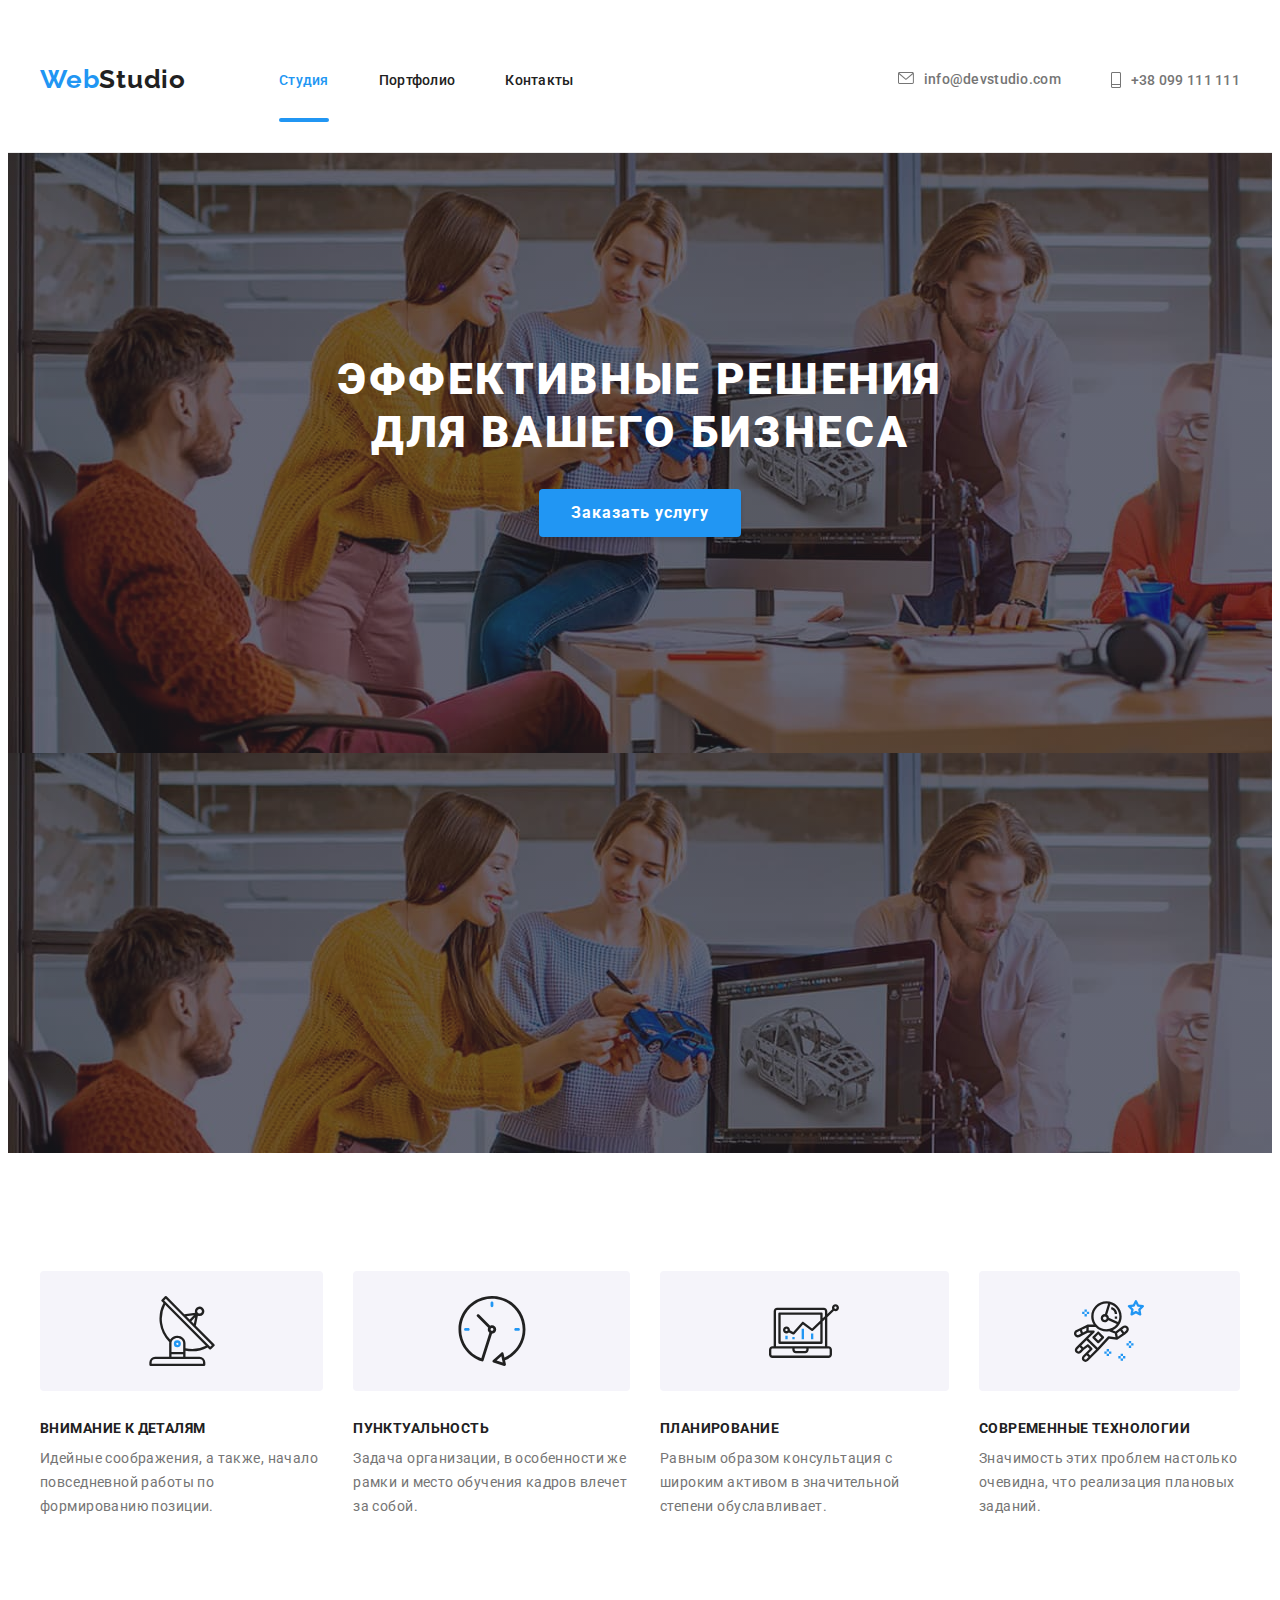
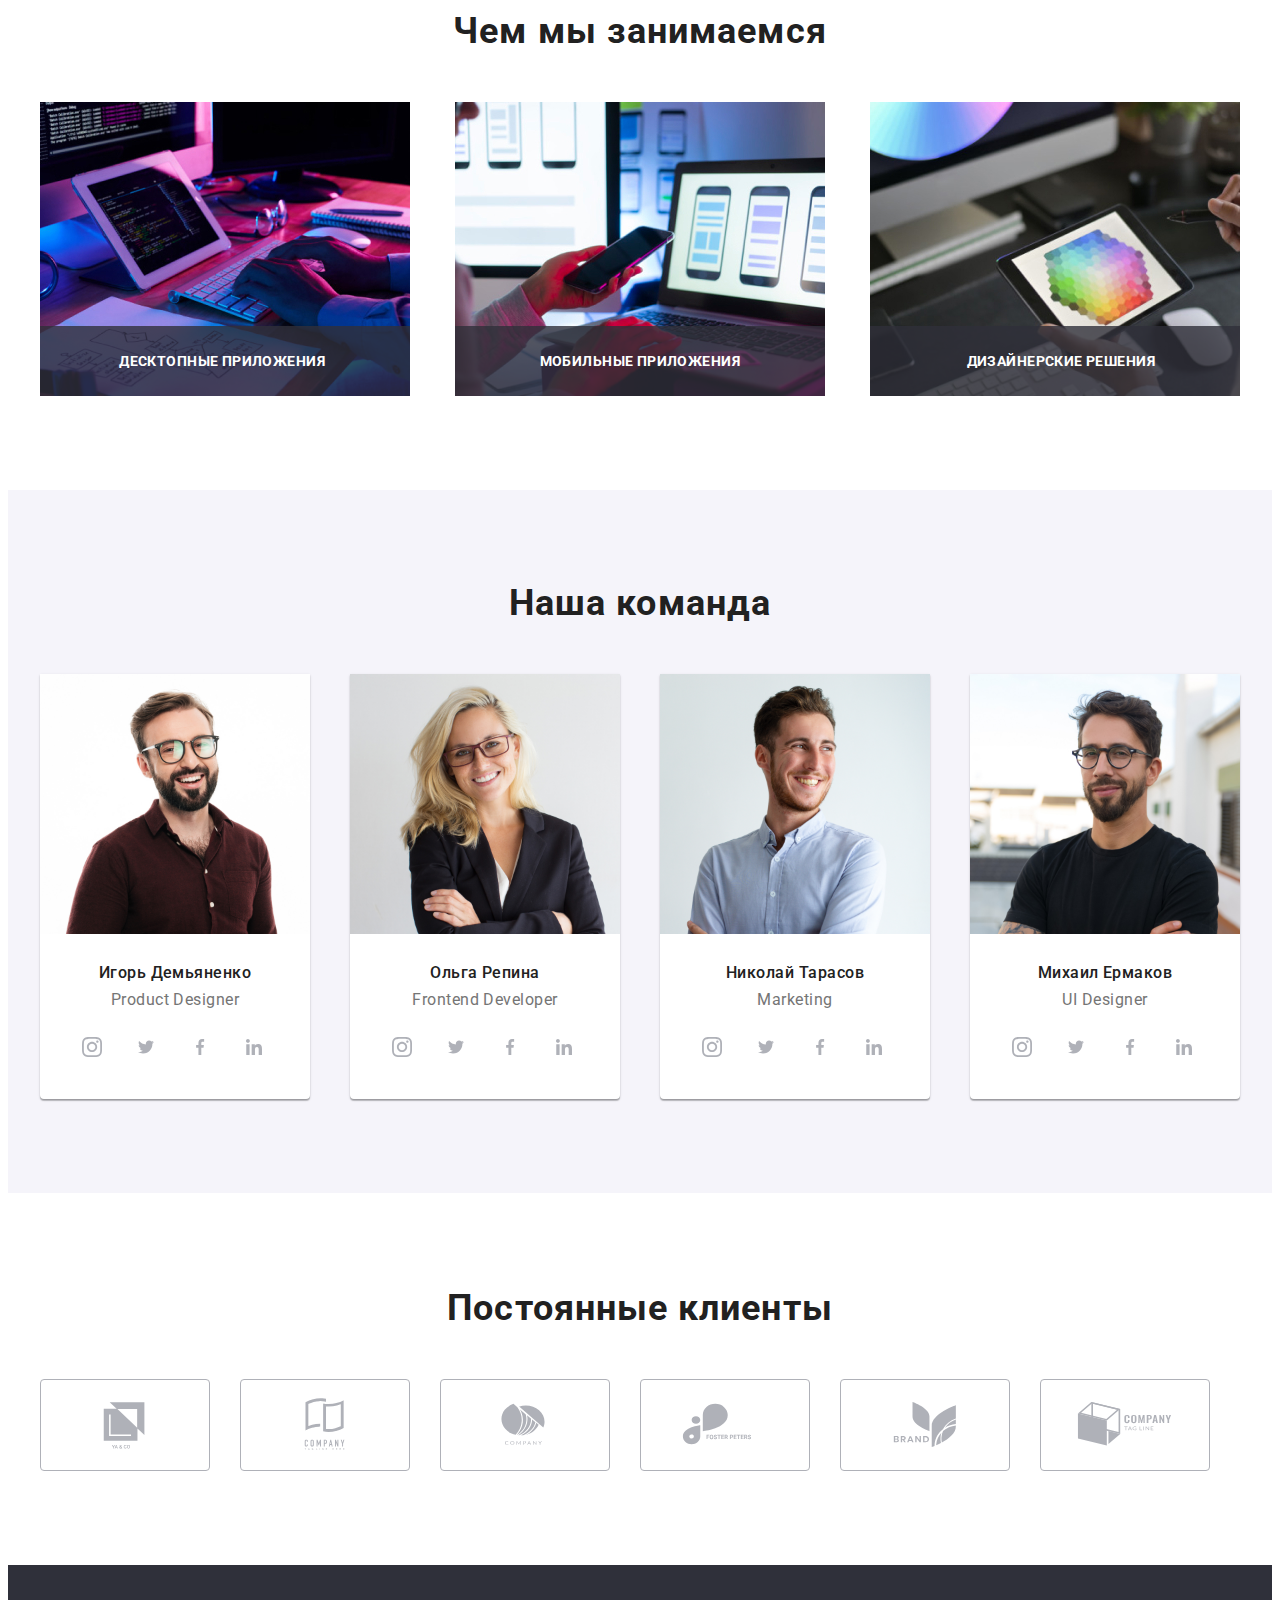
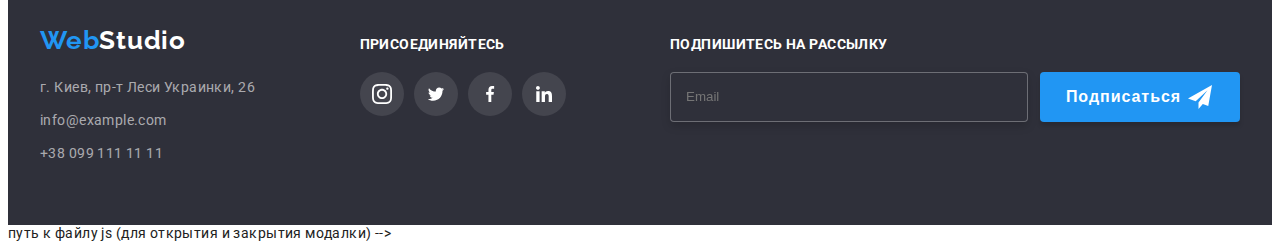
<file: index.html>
<!DOCTYPE html>
<html lang="ru">

<head>

    <meta charset="UTF-8">
    <meta http-equiv="X-UA-Compatible" content="IE=edge">
    <meta name="viewport" content="width=device-width, initial-scale=1.0">
    <title>Document</title>

    <link rel=“preconnect” href=“https://fonts.gstatic.com”> <link rel="preconnect" href="https://fonts.googleapis.com">
    <link rel="preconnect" href="https://fonts.gstatic.com" crossorigin>
    <link rel="preconnect" href="https://fonts.googleapis.com">
    <link rel="preconnect" href="https://fonts.gstatic.com" crossorigin>


    <link rel="preconnect" href="https://fonts.googleapis.com">
    <link rel="preconnect" href="https://fonts.gstatic.com" crossorigin>
    <link
        href="https://fonts.googleapis.com/css2?family=Raleway:wght@700&family=Roboto:wght@400;500;700;900&display=swap"
        rel="stylesheet">


    <link rel="stylesheet" href="https://cdnjs.cloudflare.com/ajax/libs/modern-normalize/1.1.0/modern-normalize.min.css"
        integrity="sha512-wpPYUAdjBVSE4KJnH1VR1HeZfpl1ub8YT/NKx4PuQ5NmX2tKuGu6U/JRp5y+Y8XG2tV+wKQpNHVUX03MfMFn9Q=="
        crossorigin="anonymous" referrerpolicy="no-referrer" />



    <link rel="stylesheet" href="./css/main.css" />




</head>

<body>
    <!--Шапка прошиля-->


    <header class="sectin-start">

        <div class=" sectin-start__header-container container ">
            <!--это все навигация ведет к другим страницам или к формам регистрации (кнопки в nav не попадают) -->
            <nav class="sectin-start__nav nav">

                <a class="nav__logo logo logo-offset reset-decoration " href="http://127.0.0.1:1236/index.html">Web<span
                        class="nav__logo-color ">Studio</span></a>


                <ul class="sectin-start__list reset-point">
                    <li class="sectin-start__list-andr"><a
                            class="sectin-start__list-link sectin-start__list-link--active  reset-decoration "
                            href="./index.html">Студия</a>
                    </li>

                    <li class="sectin-start__list-andr "><a class="sectin-start__list-link  reset-decoration"
                            href="./portfolio.html">Портфолио</a>
                    </li>

                    <li class="sectin-start__list-andr "><a class="sectin-start__list-link reset-decoration"
                            href="#">Контакты</a>
                    </li>
                </ul>
            </nav>

            <div class="mail-tel">

                <ul class="mail-tel__list reset-point point-position">

                    <li class="navigation mail-tel__list-andr">
                        <a href="mailto:info@example." class="reset-decoration mail">
                            <svg class="pozition-logo" width="16" height="12">
                                <use href="./images/icons.svg#icon-convert"></use>
                            </svg>
                            info@devstudio.com</a>
                    </li>

                    <li class="navigation mail-tel__list-andr">
                        <a href=":+380991111111" class="reset-decoration tel  ">

                            <svg class="pozition-logo" width="10" height="16">
                                <use href="./images/icons.svg#icon-telefon"></use>
                            </svg>
                            +38 099 111 111 </a>
                    </li>

                </ul>

            </div>
        </div>



    </header>




    <!--Секцеонный елемент в котором главний заголовок и ссилка ( или кнопка) -->

    <!-- секция Герой -->

    <section class="first-section">
        <h1 class="first-section__text-title">Эффективные решения для вашего бизнеса</h1>

        <div class="button-position">
            <button class="button-position__button" type="button" data-modal-open>Заказать услугу</button>
        </div>



        <div class="is-hidden backdrop" data-modal>

            <div class="modal">


                <button class="modal-logo" data-modal-close> <svg class="logo-krest" width="17px" height="17px">
                        <use href="./images/icons.svg#icon-Vector"></use>
                    </svg> </button>



                <form class="form-position">

                    <p class="form-text-header">Оставьте свои данные, мы вам перезвоним</p>

                    <diV class="form-field">

                        <div class="input-wrap">
                            <label class="form-text" for="name">Имя</label>
                            <input class="form-input" type="text" name="name" id="name" required>
                            <svg class="logo-register" width="18" height="18">
                                <use href="./images/icons.svg#icon-person-black"></use>
                            </svg>

                        </div>
                    </diV>


                    <div class="form-field">


                        <div class="input-wrap">
                            <label class="form-text" for="tel">Телефон</label>
                            <input class="form-input" type="tel" name="tel" id="tel" required>
                            <svg class="logo-register" width="18" height="18">
                                <use href="./images/icons.svg#icon-phone-black"></use>
                            </svg>

                        </div>
                    </div>



                    <div class="form-field">


                        <div class="input-wrap">
                            <label class="form-text" for="mail">Почта</label>
                            <input class="form-input" type="email" name="mail" id="mail" required>
                            <svg class="logo-register" width="18" height="18">
                                <use href="./images/icons.svg#icon-email-black"></use>
                            </svg>

                        </div>
                    </div>



                    <div class="form-field">
                        <label class="form-label" for="coment">Комментарий</label>
                        <textarea class="form-input-text" name="coment" id="coment" placeholder="Введите текст"
                            rows="4"></textarea>
                    </div>


                    <div class="form-field">
                        <input type="checkbox" name="policy" id="policy" class="modal-check visually-hidden" />
                        <Label for="policy" class="check-text"><span class="check-item">

                                <svg class="check-icon" width="11" height="8">
                                    <use href="./images/icons.svg#icon-icon-check"></use>
                                </svg>

                            </span>
                            Соглашаюсь с рассылкой и
                            принимаю

                            <span class="text-info">Условия договора</span>

                        </Label>
                    </div>


                    <div class="button-indent">
                        <button class="button-form button-form-child " type="submit">Отправить</button>
                    </div>

                </form>


            </div>
        </div>
    </section>




    <!--секция качества над которыми работает сайт  -->
    <section class="section">
        <div class="container">
            <h2 class="hide-text">Чем мы занимаемся</h2>
            <ul class=" reset-point first-section-list">
                <li class="first-section-item">
                    <div class="complex-logo-first">
                        <svg class="logo-first-section" width="70px" height="70px">
                            <use href="./images/icons.svg#icon-antenna"></use>
                        </svg>

                    </div>
                    <h3 class="first-text">Внимание к деталям</h3>
                    <p class="second-text">Идейные соображения, а также, начало повседневной работы по формированию
                        позиции.</p>
                </li>

                <li class="first-section-item">
                    <div class="complex-logo-first">
                        <svg class="logo-first-section" width="70px" height="70px">
                            <use href="./images/icons.svg#icon-clock"></use>
                        </svg>
                    </div>
                    <h3 class="first-text">Пунктуальность</h3>
                    <p class="second-text">Задача организации, в особенности же рамки и место обучения кадров влечет за
                        собой.</p>
                </li>

                <li class="first-section-item">
                    <div class="complex-logo-first">
                        <svg class="logo-first-section" width="70px" height="70px">
                            <use href="./images/icons.svg#icon-diagram"></use>
                        </svg>
                    </div>
                    <h3 class="first-text">Планирование</h3>
                    <p class="second-text">Равным образом консультация с широким активом в значительной степени
                        обуславливает.</p>
                </li>

                <li class="first-section-item">
                    <div class="complex-logo-first">
                        <svg class="logo-first-section" width="70px" height="70px">
                            <use href="./images/icons.svg#icon-astronaut"></use>
                        </svg>
                    </div>
                    <h3 class="first-text">Современные технологии</h3>
                    <p class="second-text">Значимость этих проблем настолько очевидна, что реализация плановых заданий.
                    </p>
                </li>

            </ul>
        </div>

    </section>

    <!--фотоотчет-->
    <section class="section section--offset-reset">

        <div class="container">

            <h2 class="section-title">Чем мы занимаемся</h2>

            <ul class="reset-point activity ">

                <!--Ставим текст по верх картинки -->
                <li class="first-title-foto">
                    <div class="img-position">
                        <img class="foto" src="./images/img-pc.jpg" width="370" alt="человек печатает на клавеатуре">

                        <div class="text-animation">
                            <p class="text-position">Десктопные приложения</p>
                        </div>
                    </div>
                </li>


                <li class="first-title-foto">
                    <div class="img-position">
                        <img class="foto" src="./images/img-notebook.jpg" width="370" alt="в руках техника Apple">

                        <div class="text-animation">
                            <p class="text-position">Мобильные приложения</p>
                        </div>
                    </div>
                </li>


                <li class="first-title-foto">
                    <div class="img-position">
                        <img class="foto" src="./images/img-tablet.jpg" width="370"
                            alt="в руках планшет с диаграмой цветов">

                        <div class="text-animation">
                            <p class="text-position">Дизайнерские решения</p>
                        </div>
                    </div>
                </li>


            </ul>
        </div>
    </section>




    <!--Фото команды-->
    <section class="section for-section">

        <div class="container">

            <h2 class="section-title five-list ">Наша команда</h2>
            <ul class="reset-point activity ">
                <li class="team-item">
                    <img class="img-five-list" src="./images/img(3).jpg" width="270" alt="парень на фото" />
                    <div class="list-wrap">
                        <h3 class="developer-name">Игорь Демьяненко</h3>
                        <p class="work" lang="en">Product Designer</p>

                        <ul class="social-list reset-point ">
                            <li class="social-list-item">
                                <a href="#" class="social-list-link">
                                    <svg class="social-list-icon" width="20" height="20">
                                        <use href="./images/icons.svg#icon-instagram "></use>
                                    </svg>
                                </a>
                            </li>
                            <li class="social-list-item">
                                <a href="#" class="social-list-link">
                                    <svg class="social-list-icon" width="20" height="16">
                                        <use href="./images/icons.svg#icon-twitter "></use>
                                    </svg>
                                </a>
                            </li>
                            <li class="social-list-item">
                                <a href="#" class="social-list-link">
                                    <svg class="social-list-icon" width="20" height="16">
                                        <use href="./images/icons.svg#icon-facebook "></use>
                                    </svg>
                                </a>
                            </li>
                            <li class="social-list-item">
                                <a href="#" class="social-list-link">
                                    <svg class="social-list-icon" width="20" height="16">
                                        <use href="./images/icons.svg#icon-linkedin"></use>
                                    </svg>
                                </a>
                            </li>
                        </ul>
                    </div>
                </li>

                <li class="team-item">
                    <img class="img-five-list" src="./images/img(2).jpg" width="270" alt="девушка на фото " />
                    <div class="list-wrap">
                        <h3 class="developer-name">Ольга Репина</h3>
                        <p class="work" lang="en">Frontend Developer</p>
                        <ul class="social-list reset-point ">
                            <li class="social-list-item">
                                <a href="#" class="social-list-link">
                                    <svg class="social-list-icon" width="20" height="20">
                                        <use href="./images/icons.svg#icon-instagram "></use>
                                    </svg>
                                </a>
                            </li>
                            <li class="social-list-item">
                                <a href="#" class="social-list-link">
                                    <svg class="social-list-icon" width="20" height="16">
                                        <use href="./images/icons.svg#icon-twitter "></use>
                                    </svg>
                                </a>
                            </li>
                            <li class="social-list-item">
                                <a href="#" class="social-list-link">
                                    <svg class="social-list-icon" width="20" height="16">
                                        <use href="./images/icons.svg#icon-facebook "></use>
                                    </svg>
                                </a>
                            </li>
                            <li class="social-list-item">
                                <a href="#" class="social-list-link">
                                    <svg class="social-list-icon" width="20" height="16">
                                        <use href="./images/icons.svg#icon-linkedin"></use>
                                    </svg>
                                </a>
                            </li>
                        </ul>

                    </div>
                </li>



                <li class="team-item">
                    <img class="img-five-list" src="./images/img(2.1).jpg" width="270" alt="парень на фото" />
                    <div class="list-wrap">
                        <h3 class="developer-name">Николай Тарасов</h3>
                        <p class="work" lang="en">Marketing</p>
                        <ul class="social-list reset-point ">
                            <li class="social-list-item">
                                <a href="#" class="social-list-link">
                                    <svg class="social-list-icon" width="20" height="20">
                                        <use href="./images/icons.svg#icon-instagram "></use>
                                    </svg>
                                </a>
                            </li>
                            <li class="social-list-item">
                                <a href="#" class="social-list-link">
                                    <svg class="social-list-icon" width="20" height="16">
                                        <use href="./images/icons.svg#icon-twitter "></use>
                                    </svg>
                                </a>
                            </li>
                            <li class="social-list-item">
                                <a href="#" class="social-list-link">
                                    <svg class="social-list-icon" width="20" height="16">
                                        <use href="./images/icons.svg#icon-facebook "></use>
                                    </svg>
                                </a>
                            </li>
                            <li class="social-list-item">
                                <a href="#" class="social-list-link">
                                    <svg class="social-list-icon" width="20" height="16">
                                        <use href="./images/icons.svg#icon-linkedin"></use>
                                    </svg>
                                </a>
                            </li>
                        </ul>
                    </div>
                </li>

                <li class="team-item">
                    <img class="img-five-list" src="./images/img(1).jpg" width="270" alt="парень на фото" />
                    <div class="list-wrap">
                        <h3 class="developer-name">Михаил Ермаков</h3>
                        <p class="work" lang="en">UI Designer</p>
                        <ul class="social-list reset-point ">
                            <li class="social-list-item">
                                <a href="#" class="social-list-link">
                                    <svg class="social-list-icon" width="20" height="20">
                                        <use href="./images/icons.svg#icon-instagram "></use>
                                    </svg>
                                </a>
                            </li>
                            <li class="social-list-item">
                                <a href="#" class="social-list-link">
                                    <svg class="social-list-icon" width="20" height="16">
                                        <use href="./images/icons.svg#icon-twitter "></use>
                                    </svg>
                                </a>
                            </li>
                            <li class="social-list-item">
                                <a href="#" class="social-list-link">
                                    <svg class="social-list-icon" width="20" height="16">
                                        <use href="./images/icons.svg#icon-facebook "></use>
                                    </svg>
                                </a>
                            </li>
                            <li class="social-list-item">
                                <a href="#" class="social-list-link">
                                    <svg class="social-list-icon" width="20" height="16">
                                        <use href="./images/icons.svg#icon-linkedin"></use>
                                    </svg>
                                </a>
                            </li>
                        </ul>
                    </div>
                </li>
            </ul>
        </div>
    </section>




    <!--секция с постоянными клиентами-->
    <section class="klaints section">
        <div class="container">
            <h3 class="title-klaints ">Постоянные клиенты</h3>
            <ul class="list-klaints reset-point ">
                <li class="lists-klaints">
                    <a href="#" class="klaints-logo">
                        <svg class="imeges-claints-logo" width="170px" height="92px">
                            <use href="./images/icons.svg#icon-Logo--ya-co"></use>
                        </svg>
                    </a>
                </li>

                <li class="lists-klaints">
                    <a href="#" class="klaints-logo">
                        <svg class="imeges-claints-logo" width="170px" height="92px">
                            <use href="./images/icons.svg#icon-Logo-tagline-here "></use>
                        </svg>
                    </a>
                </li>

                <li class="lists-klaints">
                    <a href="#" class="klaints-logo">
                        <svg class="imeges-claints-logo" width="170px" height="92px">
                            <use href="./images/icons.svg#icon-Logo-compani"></use>
                        </svg>
                    </a>
                </li>

                <li class="lists-klaints">
                    <a href="#" class="klaints-logo">
                        <svg class="imeges-claints-logo" width="170px" height="92px">
                            <use href="./images/icons.svg#icon-Logo-foster-perets"></use>
                        </svg>
                    </a>
                </li>

                <li class="lists-klaints">
                    <a href="#" class="klaints-logo">
                        <svg class="imeges-claints-logo" width="170px" height="92px">
                            <use href="./images/icons.svg#icon-Logo-brand"></use>
                        </svg>
                    </a>
                </li>

                <li class="lists-klaints">
                    <a href="#" class="klaints-logo">
                        <svg class="imeges-claints-logo" width="170px" height="92px">
                            <use href="./images/icons.svg#icon-Logo-tag-here"></use>
                        </svg>
                    </a>
                </li>


            </ul>


        </div>
    </section>




    <!--Подвал-->
    <footer class="footer">
        <!--Ссылка навигация -->
        <div class="container footer__block-too">

            <div class="footer-box">
                <a class="footer__footer-logo   logo reset-decoration" href="http://127.0.0.1:5500/">Web<span
                        class="footer__logo-color-second">Studio</span></a>
                <address>

                    <ul class="footer__footer-list footer-wrap ">
                        <li class="footer-wrap__footer-item"><a class="footer-link reset-decoration "
                                href="https://www.google.com.ua/maps/place/%D0%B1%D1%83%D0%BB.+%D0%9B%D0%B5%D1%81%D0%B8+%D0%A3%D0%BA%D1%80%D0%B0%D0%B8%D0%BD%D0%BA%D0%B8,+26,+%D0%9A%D0%B8%D0%B5%D0%B2,+02000/@50.4265841,30.5361971,17z/data=!3m1!4b1!4m5!3m4!1s0x40d4cf0e033ecbe9:0x57a4dffefec77da0!8m2!3d50.4265807!4d30.5383858?hl=ru">г.
                                Киев, пр-т Леси Украинки, 26</a>

                        <li class="footer-wrap__footer-item"><a class=" footer-link  reset-decoration "
                                href="mailto:info@example.com">info@example.com</a></li>

                        <li class="footer-wrap__footer-item"><a class=" footer-link  reset-decoration"
                                href="tel:+380991111111">+38
                                099
                                111 11 11</a></li>
                    </ul>

                </address>

            </div>




            <div class="footer-box-last">
                <h4 class="footer-box-last__paragraph-footer">присоединяйтесь</h4>

                <ul class="title-network reset-point ">

                    <li class="title-network__list-network">
                        <a href="#" class="title-network__link-footer">
                            <svg class="title-network__title-network-icon" width="20px" height="20px">
                                <use href="./images/icons.svg#icon-instagram "></use>

                            </svg>
                        </a>
                    </li>

                    <li class="title-network__list-network">
                        <a href="#" class="title-network__link-footer">
                            <svg class="title-network__title-network-icon" width="20px" height="16.25px">
                                <use href="./images/icons.svg#icon-twitter"></use>

                            </svg>
                        </a>
                    </li>

                    <li class="title-network__list-network">
                        <a href="#" class="title-network__link-footer">
                            <svg class="title-network__title-network-icon" width="20px" height="16px">
                                <use href="./images/icons.svg#icon-facebook "></use>

                            </svg>
                        </a>
                    </li>

                    <li class="title-network__list-network">
                        <a href="#" class="title-network__link-footer">
                            <svg class="title-network__title-network-icon" width="20px" height="16px">
                                <use href="./images/icons.svg#icon-linkedin"></use>

                            </svg>
                        </a>
                    </li>
                </ul>

            </div>



            <div class="footer-box-third">

                <!-- форм нужно указывать обязательно что-бы данные пользователя были отправлены на сервер -->

                <form class="js-speactr-form">
                    <label for="email" class="paragraph-footer-too">Подпишитесь на рассылку</label>


                    <div class="footer-box-third__footer-too-posotoion">

                        <input class="footer-box-third__entry-field footer-box-third--entry-field-child " type="email"
                            name="username" id="email" placeholder="Email" />

                        <button class="footer-box-third__button-submit footer-box-third--sudscride-button"
                            type="submit">Подписаться <svg class="footer-box-third__telegram" width="24px"
                                height="24px">
                                <use href="./images/icons.svg#icon-icon-telegram"></use>
                            </svg>
                        </button>
                    </div>



                </form>

            </div>

        </div>

    </footer>



    путь к файлу js (для открытия и закрытия модалки)
    <script src="./js/modal.js"></script>





    <!-- скрипт для моментальной отправки данных о пользователе на сервер -->
    <script>
        (() => {
            document
                .querySelector('.js-speactr-form')
                .addEventListener('submit', e => {
                    e.preventDefault();
                    new FormData(e.currentTarget).forEach((value, name) => console.log(`${name}: ${value}`), );
                });

        })();
    </script> -->

</body>

</html>
</file>
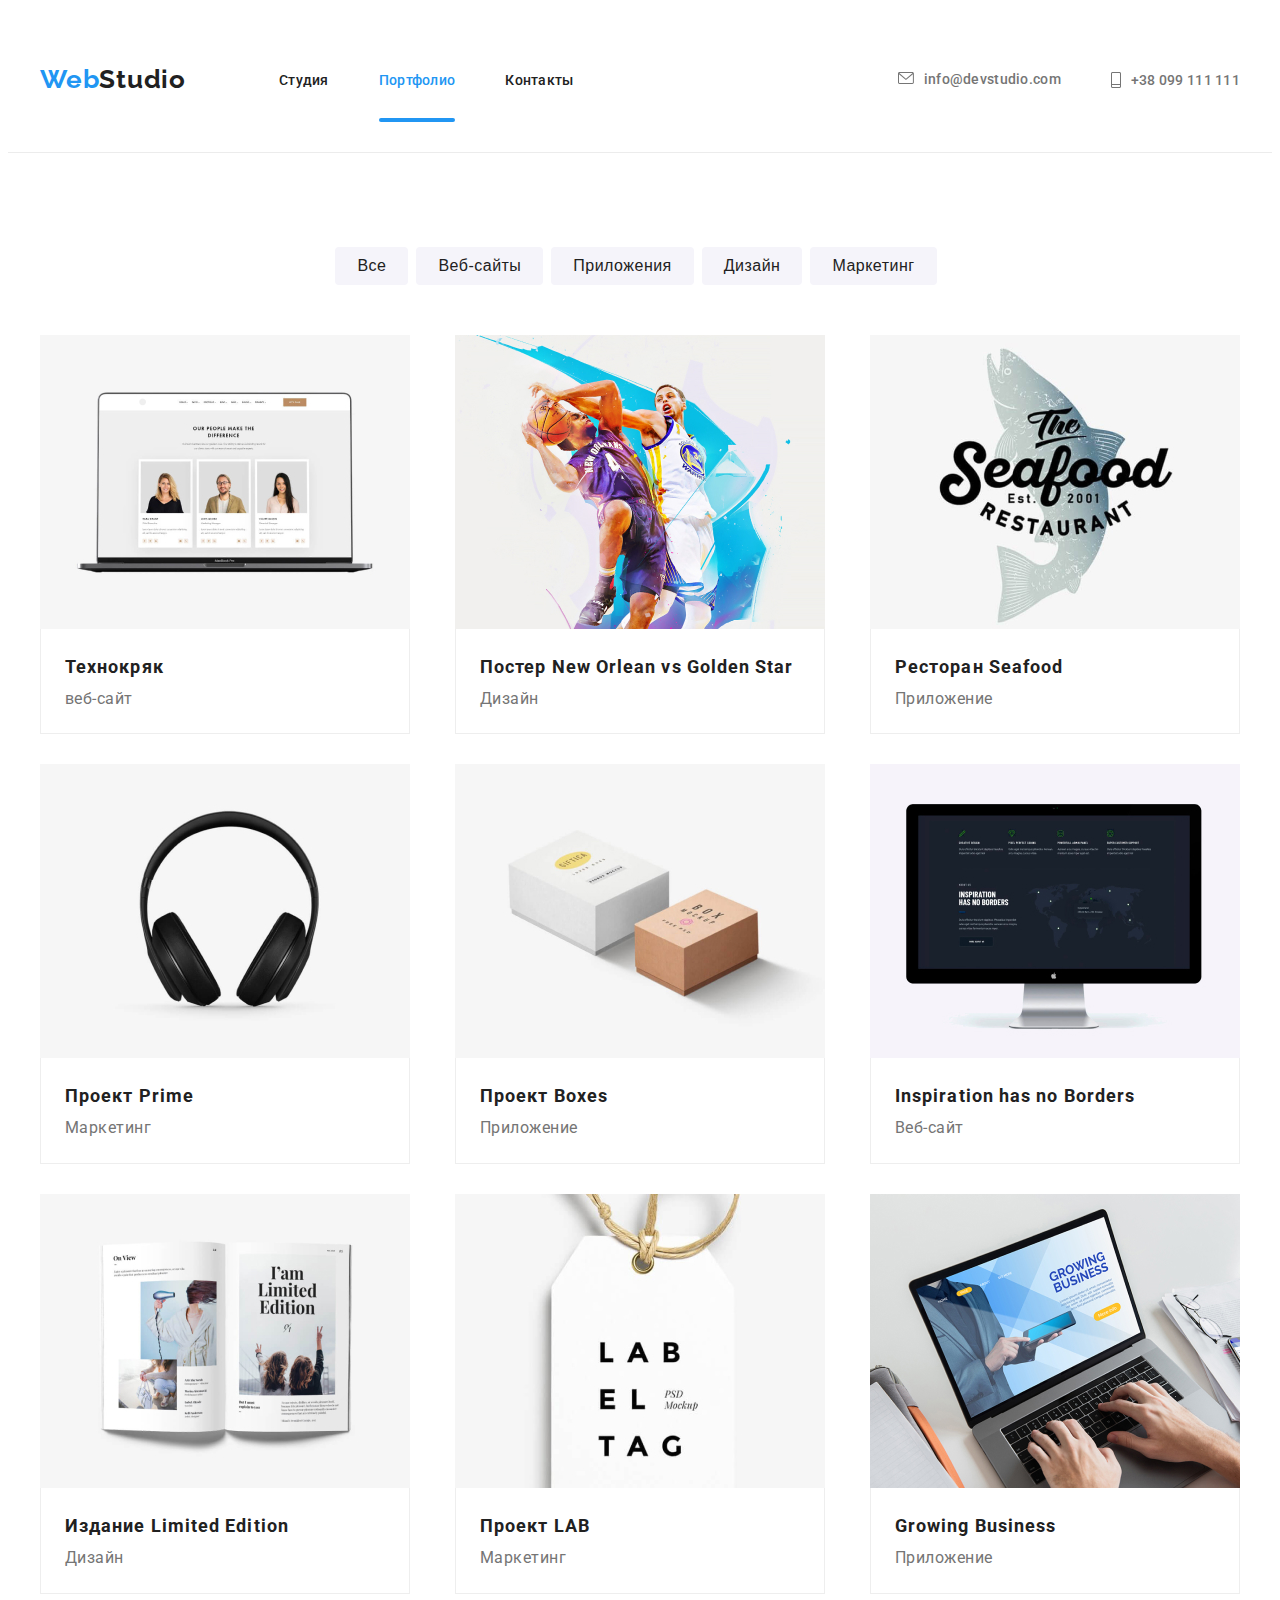
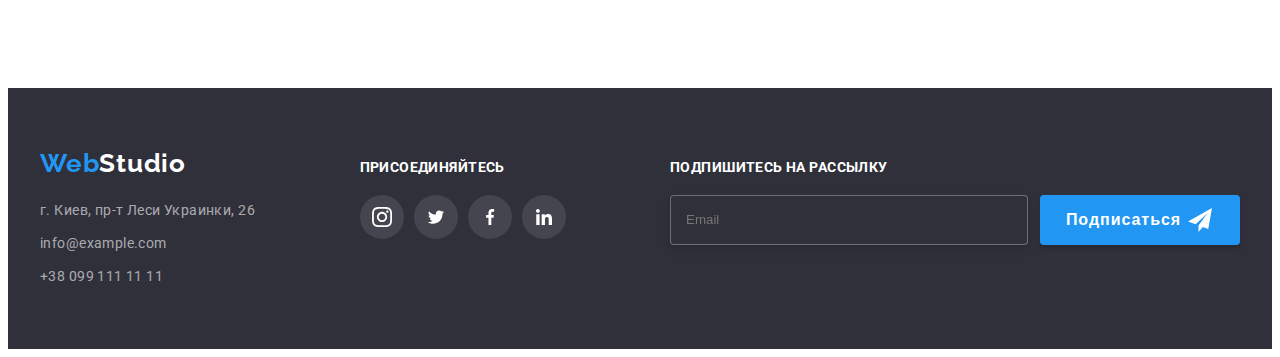
<file: portfolio.html>
<!DOCTYPE html>
<html lang="ru">

<head>

  <meta charset="UTF-8">
  <meta http-equiv="X-UA-Compatible" content="IE=edge">
  <meta name="viewport" content="width=device-width, initial-scale=1.0">
  <title>portfolio</title>

  <link rel="preconnect" href="https://fonts.googleapis.com">
  <link rel="preconnect" href="https://fonts.gstatic.com" crossorigin>
  <link href="https://fonts.googleapis.com/css2?family=Raleway:wght@700&family=Roboto:wght@400;500;700;900&display=swap"
    rel="stylesheet">


  <link rel="stylesheet" href="https://cdnjs.cloudflare.com/ajax/libs/modern-normalize/1.1.0/modern-normalize.min.css"
    integrity="sha512-wpPYUAdjBVSE4KJnH1VR1HeZfpl1ub8YT/NKx4PuQ5NmX2tKuGu6U/JRp5y+Y8XG2tV+wKQpNHVUX03MfMFn9Q=="
    crossorigin="anonymous" referrerpolicy="no-referrer" />



  <link rel="stylesheet" href="./css/main.min.css">

</head>



<!--тело документа-->

<body>

  <!--Шапка пр-->
  <header class="sectin-start">

    <div class=" sectin-start__header-container container ">
      <!--это все навигация ведет к другим страницам или к формам регистрации (кнопки в nav не попадают) -->
      <nav class="sectin-start__nav nav">

        <a class="nav__logo logo logo-offset reset-decoration " href="http://127.0.0.1:1236/index.html">Web<span
            class="nav__logo-color ">Studio</span></a>


        <ul class="sectin-start__list reset-point">
          <li class="sectin-start__list-andr"><a class="sectin-start__list-link  reset-decoration "
              href="./index.html">Студия</a>
          </li>

          <li class="sectin-start__list-andr "><a
              class="sectin-start__list-link sectin-start__list-link--active  reset-decoration"
              href="./portfolio.html">Портфолио</a>
          </li>

          <li class="sectin-start__list-andr "><a class="sectin-start__list-link reset-decoration" href="#">Контакты</a>
          </li>
        </ul>
      </nav>


      <div class="mail-tel">

        <ul class="mail-tel__list reset-point point-position">

          <li class="navigation mail-tel__list-andr">
            <a href="mailto:info@example." class="reset-decoration mail">
              <svg class="pozition-logo" width="16" height="12">
                <use href="./images/icons.svg#icon-convert"></use>
              </svg>
              info@devstudio.com</a>
          </li>

          <li class="navigation mail-tel__list-andr">
            <a href=":+380991111111" class="reset-decoration tel  ">

              <svg class="pozition-logo" width="10" height="16">
                <use href="./images/icons.svg#icon-telefon"></use>
              </svg>
              +38 099 111 111 </a>
          </li>

        </ul>

      </div>


    </div>

  </header>



  <!-- список кнопок  (однотипный контент ) -->
  <main>
    <section class="section-buttons-mor">
      <div class="container">
        <ul class="section-buttons-mor__section-list-buttons reset-point">
          <li class="section-buttons-mor__lisr-buttons">
            <button class="section-buttons-mor__btn" type="button">Все</button>
          </li>
          <li class="section-buttons-mor__lisr-buttons">
            <button class="section-buttons-mor__btn" type="button">Веб-сайты</button>
          </li>

          <li class="section-buttons-mor__lisr-buttons">
            <button class="section-buttons-mor__btn" type="button">Приложения</button>
          </li>

          <li class="section-buttons-mor__lisr-buttons">
            <button class="section-buttons-mor__btn" type="button">Дизайн</button>
          </li>

          <li class="section-buttons-mor__lisr-buttons">
            <button class="section-buttons-mor__btn" type="button">Маркетинг</button>
          </li>
        </ul>




        <!--секция карточки товара -->

        <ul class="establishment-cards reset-point ">

          <li class="container-cards">
            <a class="container-cards__link-cards link-cards">
              <div class="container-cards__submenu submenu">
                <img class="container-cards__card" src="./images/portfolio/img.jpg" width="370"
                  alt=" три человека на картине , с описанием их рода деятелности ">
                <p class="container-cards--text-cubmenu text-cubmenu ">Технокряк это современная площадка
                  распространения
                  коронавируса. Компании
                  используют эту
                  платформу для
                  цифрового шпионажа и атак на защищённые сервера конкурентов.</p>
              </div>
              <div class="container-cards__establishment-cards-wrap">
                <h2 class="name-progect">Технокряк</h2>
                <p class="container-cards__specification">веб-сайт</p>
              </div>
            </a>
          </li>


          <li class="container-cards">
            <a class="container-cards__link-cards link-cards">
              <div class="container-cards__submenu submenu">
                <img class="container-cards__card" src="./images/portfolio/img(1).jpg" width="370"
                  alt="Два парня играют в баскетбол">
                <p class="container-cards--text-cubmenu text-cubmenu">Технокряк это современная площадка распространения
                  коронавируса. Компании
                  используют эту
                  платформу для
                  цифрового шпионажа и атак на защищённые сервера конкурентов.</p>
              </div>
              <div class="container-cards__establishment-cards-wrap">
                <h2 class="name-progect">Постер New Orlean vs Golden Star</h2>
                <p class="container-cards__specification">Дизайн</p>
              </div>
            </a>
          </li>


          <li class="container-cards">
            <a class="container-cards__link-cards link-cards">
              <div class="container-cards__submenu submenu">
                <img class="container-cards__card" src="./images/portfolio/img(2).jpg" width="370"
                  alt="логотип ресторана который називается seaFood">
                <p class="container-cards--text-cubmenu text-cubmenu">Технокряк это современная площадка распространения
                  коронавируса. Компании
                  используют эту
                  платформу для
                  цифрового шпионажа и атак на защищённые сервера конкурентов.</p>
              </div>
              <div class="container-cards__establishment-cards-wrap">
                <h2 class="name-progect">Ресторан Seafood</h2>
                <p class="container-cards__specification">Приложение</p>
              </div>
            </a>
          </li>


          <li class="container-cards">
            <a class="container-cards__link-cards link-cards">
              <div class="container-cards__submenu submenu">
                <img class="container-cards__card" src="./images/portfolio/img(3).jpg" width="370" alt="Наушники">
                <p class="container-cards--text-cubmenu text-cubmenu">Технокряк это современная площадка распространения
                  коронавируса. Компании
                  используют эту
                  платформу для
                  цифрового шпионажа и атак на защищённые сервера конкурентов.</p>
              </div>
              <div class="container-cards__establishment-cards-wrap">
                <h2 class="name-progect">Проект Prime</h2>
                <p class="container-cards__specification">Маркетинг</p>
              </div>
            </a>
          </li>


          <li class="container-cards">
            <a class="container-cards__link-cards  link-cards">
              <div class="container-cards__submenu submenu">
                <img class="container-cards__card" src="./images/portfolio/img(4).jpg" width="370"
                  alt="Две картоновых коробки">
                <p class="container-cards--text-cubmenu  text-cubmenu">Технокряк это современная площадка
                  распространения коронавируса. Компании
                  используют эту
                  платформу для
                  цифрового шпионажа и атак на защищённые сервера конкурентов.</p>
              </div>
              <div class="container-cards__establishment-cards-wrap">
                <h2 class="name-progect">Проект Boxes</h2>
                <p class="container-cards__specification">Приложение</p>
              </div>
            </a>
          </li>


          <li class="container-cards">
            <a class="container-cards__link-cards link-cards">
              <div class="container-cards__submenu submenu">
                <img class="container-cards__card" src="./images/portfolio/img(5).jpg" width="370" alt="Монитор">
                <p class="container-cards--text-cubmenu text-cubmenu">Технокряк это современная площадка распространения
                  коронавируса. Компании
                  используют эту
                  платформу для
                  цифрового шпионажа и атак на защищённые сервера конкурентов.</p>
              </div>
              <div class="container-cards__establishment-cards-wrap">
                <h2 class="name-progect">Inspiration has no Borders</h2>
                <p class="container-cards__specification">Веб-сайт</p>
              </div>
            </a>
          </li>


          <li class="container-cards">
            <a class="container-cards__link-cards link-cards">
              <div class="container-cards__submenu submenu">
                <img class="container-cards__card" src="./images/portfolio/img(6).jpg" width="370" alt="Книга">
                <p class="container-cards--text-cubmenu text-cubmenu">Технокряк это современная площадка распространения
                  коронавируса. Компании
                  используют эту
                  платформу для
                  цифрового шпионажа и атак на защищённые сервера конкурентов.</p>
              </div>
              <div class="container-cards__establishment-cards-wrap">
                <h2 class="name-progect">Издание Limited Edition</h2>
                <p class="container-cards__specification">Дизайн</p>
              </div>
            </a>
          </li>


          <li class="container-cards">
            <a class="container-cards__link-cards  link-cards">
              <div class="container-cards__submenu submenu">
                <img class="container-cards__card" src="./images/portfolio/img(7).jpg" width="370" alt="абривиатура">
                <p class="container-cards--text-cubmenu text-cubmenu">Технокряк это современная площадка распространения
                  коронавируса. Компании
                  используют эту
                  платформу для
                  цифрового шпионажа и атак на защищённые сервера конкурентов.</p>
              </div>
              <div class="container-cards__establishment-cards-wrap">
                <h2 class="name-progect">Проект LAB</h2>
                <p class="container-cards__specification">Маркетинг</p>
              </div>
            </a>
          </li>


          <li class="container-cards">
            <a class="container-cards__link-cards  link-cards">
              <div class="container-cards__submenu submenu">
                <img class="container-cards__card" src="./images/portfolio/img(8).jpg" width="370"
                  alt="Парень печатает на клавеатуре">
                <p class="container-cards--text-cubmenu text-cubmenu">Технокряк это современная площадка распространения
                  коронавируса. Компании
                  используют эту
                  платформу для
                  цифрового шпионажа и атак на защищённые сервера конкурентов.</p>
              </div>
              <div class="container-cards__establishment-cards-wrap">
                <h2 class="name-progect">Growing Business</h2>
                <p class="container-cards__specification">Приложение</p>
              </div>
            </a>
          </li>


        </ul>
      </div>
    </section>
  </main>

  <!--Подвал-->
  <footer class="footer">
    <!--Ссылка навигация -->
    <div class="container footer__block-too">

      <div class="footer-box">
        <a class="footer__footer-logo   logo reset-decoration" href="http://127.0.0.1:5500/">Web<span
            class="footer__logo-color-second">Studio</span></a>
        <address>

          <ul class="footer__footer-list footer-wrap ">
            <li class="footer-wrap__footer-item"><a class="footer-link reset-decoration "
                href="https://www.google.com.ua/maps/place/%D0%B1%D1%83%D0%BB.+%D0%9B%D0%B5%D1%81%D0%B8+%D0%A3%D0%BA%D1%80%D0%B0%D0%B8%D0%BD%D0%BA%D0%B8,+26,+%D0%9A%D0%B8%D0%B5%D0%B2,+02000/@50.4265841,30.5361971,17z/data=!3m1!4b1!4m5!3m4!1s0x40d4cf0e033ecbe9:0x57a4dffefec77da0!8m2!3d50.4265807!4d30.5383858?hl=ru">г.
                Киев, пр-т Леси Украинки, 26</a>

            <li class="footer-wrap__footer-item"><a class=" footer-link  reset-decoration "
                href="mailto:info@example.com">info@example.com</a></li>

            <li class="footer-wrap__footer-item"><a class=" footer-link  reset-decoration" href="tel:+380991111111">+38
                099
                111 11 11</a></li>
          </ul>

        </address>

      </div>




      <div class="footer-box-last">
        <h4 class="footer-box-last__paragraph-footer">присоединяйтесь</h4>

        <ul class="title-network reset-point ">

          <li class="title-network__list-network">
            <a href="#" class="title-network__link-footer">
              <svg class="title-network__title-network-icon" width="20px" height="20px">
                <use href="./images/icons.svg#icon-instagram "></use>

              </svg>
            </a>
          </li>

          <li class="title-network__list-network">
            <a href="#" class="title-network__link-footer">
              <svg class="title-network__title-network-icon" width="20px" height="16.25px">
                <use href="./images/icons.svg#icon-twitter"></use>

              </svg>
            </a>
          </li>

          <li class="title-network__list-network">
            <a href="#" class="title-network__link-footer">
              <svg class="title-network__title-network-icon" width="20px" height="16px">
                <use href="./images/icons.svg#icon-facebook "></use>

              </svg>
            </a>
          </li>

          <li class="title-network__list-network">
            <a href="#" class="title-network__link-footer">
              <svg class="title-network__title-network-icon" width="20px" height="16px">
                <use href="./images/icons.svg#icon-linkedin"></use>

              </svg>
            </a>
          </li>
        </ul>

      </div>




      <div class="footer-box-third">
        <!-- форм нужно указывать обязательно что-бы данные пользователя были отправлены на сервер -->
        <form class="js-speactr-form">

          <label for="email" class="paragraph-footer-too">Подпишитесь на рассылку</label>

          <div class="footer-box-third__footer-too-posotoion">

            <input class="footer-box-third__entry-field footer-box-third--entry-field-child " type="email"
              name="username" id="email" placeholder="Email" />

            <button class="footer-box-third__button-submit footer-box-third--sudscride-button" type="submit">Подписаться

              <svg class="footer-box-third__telegram" width="24px" height="24px">
                <use href="./images/icons.svg#icon-icon-telegram"></use>
              </svg>

            </button>

          </div>


        </form>

      </div>

    </div>





  </footer>



  <!-- путь к файлу js (для открытия и закрытия модалки) -->
  <script src="./js/modal.js"></script>



  <!-- скрипт для моментальной отправки данных о пользователе на сервер -->
  <script>
    (() => {
      document
        .querySelector('.js-speactr-form')
        .addEventListener('submit', e => {
          e.preventDefault();
          new FormData(e.currentTarget).forEach((value, name) => console.log(`${name}: ${value}`), );
        });

    })();
  </script>


</body>

</html>
</file>
<file: css/main.css>
@charset "UTF-8";
/* переменные, для цвета всего сайта */
.check-item, .title-network__link-footer {
  display: flex;
  align-items: center;
  justify-content: center;
}

.visually-hidden {
  position: absolute;
  white-space: nowrap;
  width: 1px;
  height: 1px;
  overflow: hidden;
  border: 0;
  padding: 0;
  clip: rect(0 0 0 0);
  clip-path: inset(50%);
  margin: -1px;
}

.hide-text {
  visibility: hidden;
}

/* обнуляем стили*/
h1,
h2,
h3,
h4,
h5,
h6 {
  margin: 0;
}

p {
  margin-top: 0;
  margin-bottom: 0;
}

ul {
  margin: 0;
  padding: 0;
}

button {
  cursor: pointer;
}

*,
::before ::after {
  box-sizing: border-box;
}

.reset-point {
  align-items: center;
  display: flex;
  list-style: none;
}

.reset-decoration {
  text-decoration: none;
}

.list-wrap {
  padding: 30px;
  text-align: center;
}

.work {
  line-height: 1.2;
}

address {
  font-style: normal;
}

.sectin-start {
  border-bottom: 1px solid #ECECEC;
  margin: 0px;
}

.sectin-start__header-container {
  display: flex;
  align-items: center;
  margin-left: auto;
}

.nav {
  height: 80px;
  padding: 32px 0;
  display: flex;
  align-items: center;
}

.logo {
  font-family: Raleway;
  font-weight: bold;
  font-size: 26px;
  line-height: 1.2;
  letter-spacing: 0.03em;
  color: #2196f3;
}

.logo-offset {
  margin-right: 93px;
}

.nav__logo-color {
  color: #212121;
}

.sectin-start__list-andr:not(:last-child),
.mail-tel__list-andr:not(:last-child) {
  margin-right: 50px;
}

/* навигация */
.sectin-start__list-link {
  font-style: normal;
  font-weight: 500;
  font-size: 14px;
  line-height: 1.1;
  letter-spacing: 0.02em;
  color: var(--color-main);
  position: relative;
  transition: 250ms cubic-bezier(0.4, 0, 0.2, 1);
}

.sectin-start__list-link:hover, .sectin-start__list-link:focus {
  color: #2196f3;
}

.sectin-start__list-link--active {
  color: #2196f3;
  position: relative;
}

.sectin-start__list-link--active::after {
  content: '';
  display: block;
  position: absolute;
  width: 100%;
  height: 4px;
  border-radius: 2px;
  background-color: #2196f3;
  left: 0px;
  bottom: -34px;
}

.mail-tel {
  display: flex;
  margin-left: auto;
  align-items: center;
}

.navigation {
  display: flex;
  align-items: center;
  align-items: center;
}

.mail {
  display: flex;
  font-style: normal;
  font-weight: 500;
  font-size: 14px;
  line-height: 1.1;
  letter-spacing: 0.02em;
  color: #757575;
  justify-content: center;
  transition: 250ms cubic-bezier(0.4, 0, 0.2, 1);
}

.mail:hover, .mail:focus {
  color: #2196f3;
}

/* ховер и фокус силлка и лого*/
.pozition-logo {
  margin-right: 10px;
  cursor: pointer;
  fill: currentColor;
}

.tel {
  display: flex;
  font-style: normal;
  font-weight: 500;
  font-size: 14px;
  letter-spacing: 0.02em;
  color: #757575;
  transition: 250ms cubic-bezier(0.4, 0, 0.2, 1);
  /* ховер и фокус силлка и лого end. */
}

.tel:hover, .tel:focus {
  color: #2196f3;
}

.first-section {
  max-width: 1600px;
  flex-direction: column;
  min-height: 600px;
  justify-content: center;
  align-items: center;
  padding: 200px 0;
  background: #2f303a;
  margin: 0px;
  background-image: linear-gradient(rgba(47, 48, 58, 0.4), rgba(47, 48, 58, 0.4)), url(../images/hero-bg);
  margin: 0 auto;
}

.first-section__text-title {
  max-width: 696px;
  margin: 0 auto 30px;
  font-style: normal;
  font-weight: 900;
  font-size: 44px;
  line-height: 1.2;
  text-align: center;
  letter-spacing: 0.06em;
  text-transform: uppercase;
  color: #ffffff;
}

.button-position__button {
  display: inline-block;
  background-color: #2196f3;
  box-shadow: 0px 4px 4px rgba(0, 0, 0, 0.15);
  border-radius: 4px;
  border: 0px;
  cursor: pointer;
  padding: 10px 32px;
  font-family: Roboto;
  font-style: normal;
  font-weight: bold;
  font-size: 16px;
  line-height: 1.8;
  letter-spacing: 0.06em;
  color: #ffffff;
}

.button-position {
  text-align: center;
}

.backdrop {
  position: fixed;
  top: 0px;
  left: 0px;
  width: 100%;
  height: 100%;
  background: rgba(0, 0, 0, 0.2);
  z-index: 1;
  transition: 250ms cubic-bezier(0.4, 0, 0.2, 1);
}

.backdrop.is-hidden {
  opacity: 0;
  pointer-events: none;
  transition: 250ms cubic-bezier(0.4, 0, 0.2, 1);
}

.modal {
  min-height: 581px;
  width: 528px;
  background: #ffffff;
  box-shadow: 0px 1px 3px rgba(0, 0, 0, 0.12), 0px 1px 1px rgba(0, 0, 0, 0.14), 0px 2px 1px rgba(0, 0, 0, 0.2);
  position: relative;
  padding: 40px;
  top: 50%;
  left: 50%;
  transform: translate(-50%, -50%);
  border-radius: 4px;
  transition: 250ms cubic-bezier(0.4, 0, 0.2, 1);
}

.modal-logo {
  width: 30px;
  height: 30px;
  display: flex;
  justify-content: center;
  align-items: center;
  background-color: transparent;
  border-radius: 50%;
  margin: -33px -28px 535px 450px;
  color: #188CE8;
  border: 1px solid rgba(0, 0, 0, 0.1);
  box-sizing: border-box;
  position: absolute;
}

.logo-krest:hover {
  fill: #2196f3;
  transition: 250ms #2196f3;
}

.form-text {
  font-size: 12 px;
  line-height: 14px;
  letter-spacing: 0.01em;
  color: #757575;
  width: 40px;
}

.logo-register {
  position: absolute;
  left: 15px;
  top: 55%;
  transform: translateY(-55%);
}

.input-wrap {
  position: relative;
}

.form-position {
  margin-left: 0px;
  margin-left: 0px;
}

.form-text-header {
  font-weight: bold;
  font-size: 20px;
  line-height: 23px;
  text-align: center;
  letter-spacing: 0.03em;
  color: #212121;
  margin-bottom: 12px;
}

.form-field {
  margin: 0px;
  border: none;
  font-size: 12px;
  line-height: 14px;
  letter-spacing: 0.01em;
  color: #757575;
}

.form-label {
  padding: 4px;
}

.check-text {
  font-size: 14px;
  line-height: 24px;
  letter-spacing: 0.03em;
  color: #757575;
  display: flex;
  align-items: center;
  margin-top: 25px;
}

.check-item {
  width: 16px;
  height: 15px;
  border: 2px solid #212121;
  border-radius: 2px;
  margin-right: 8px;
  /* позиционирование. svg */
}

.check-icon {
  fill: #ffffff;
}

.modal-check:checked + .check-text .check-item {
  background-color: #2196f3;
  border: none;
}

.modal-check:checked + .check-text .modal-check {
  visibility: hidden;
}

.text-info {
  text-decoration: underline;
  color: #2196f3;
}

.form-input {
  border: 1px solid rgba(33, 33, 33, 0.2);
  box-sizing: border-box;
  border-radius: 4px;
  font-size: 16px;
  height: 40px;
  width: 448px;
  cursor: pointer;
  padding-left: 40px;
  margin-bottom: 10px;
  transition: 250ms cubic-bezier(0.4, 0, 0.2, 1);
}

.form-input:focus, .form-input:hover {
  border-color: #2196f3;
  outline: none;
}

.form-input:hover + .logo-register {
  fill: #2196f3;
}

.form-input:focus + .logo-register {
  fill: #2196f3;
}

.form-input-text {
  padding: 12px 16px;
  border: 1px solid rgba(33, 33, 33, 0.2);
  box-sizing: border-box;
  border-radius: 4px;
  font-size: 16px;
  resize: none;
  cursor: pointer;
  width: 448px;
  height: 120px;
  outline: none;
  transition: 250ms cubic-bezier(0.4, 0, 0.2, 1);
}

.form-input-text:hover, .form-input-text:focus {
  border-color: #2196f3;
}

.button-form {
  height: 50px;
  width: 200px;
  background: #2196F3;
  box-shadow: 0px 4px 4px rgba(0, 0, 0, 0.15);
  border-radius: 4px;
  letter-spacing: 0.06em;
  color: #ffffff;
  border: none;
  margin-bottom: 40px;
  transition: 2500ms cubic-bezier(0.4, 0, 0.2, 1);
}

.button-form:hover, .button-form:focus {
  background: #188CE8;
  box-shadow: 0px 4px 4px rgba(0, 0, 0, 0.15);
  border-radius: 4px;
  transition: 250ms cubic-bezier(0.4, 0, 0.2, 1);
}

.button-form-child {
  display: block;
  margin: 0 auto;
}

.button-indent {
  padding-top: 30px;
}

.first-section-item:not(:last-child) {
  margin-right: 30px;
}

.complex-logo-first {
  display: flex;
  align-items: center;
  justify-content: center;
  min-height: 120px;
  background: #f5f4fa;
  border-radius: 4px;
  margin-bottom: 30px;
}

.first-text {
  font-style: normal;
  font-weight: bold;
  font-size: 14px;
  line-height: 1.1;
  letter-spacing: 0.03em;
  text-transform: uppercase;
}

.second-text {
  font-family: roboto, sans-serif;
  font-style: normal;
  font-weight: normal;
  font-size: 14px;
  line-height: 24px;
  letter-spacing: 0.03em;
  color: #757575;
  padding-top: 10px;
}

.section-title {
  font-style: normal;
  font-weight: bold;
  font-size: 36px;
  line-height: 1.1;
  letter-spacing: 0.03em;
  color: #212121;
  margin-bottom: 50px;
  text-align: center;
}

.activity {
  display: flex;
  align-items: stretch;
  justify-content: space-between;
}

.img-position {
  position: relative;
}

.img-position::before {
  display: inline-block;
  position: absolute;
  content: "";
  height: 70px;
  width: 100%;
  bottom: 0%;
  background-color: rgba(47, 48, 58, 0.8);
}

.foto {
  display: flex;
  max-width: 100%;
  height: auto;
}

.text-position {
  font-weight: bold;
  font-size: 14px;
  line-height: 16px;
  text-align: center;
  letter-spacing: 0.03em;
  text-transform: uppercase;
  color: #ffffff;
}

.text-position {
  position: absolute;
  display: flex;
  bottom: 27px;
  right: 85px;
}

.for-section {
  background-color: #eee;
  background-color: #f5f4fa;
}

.team-item {
  background: #FFFFFF;
  box-shadow: 0px 1px 3px rgba(0, 0, 0, 0.12), 0px 1px 1px rgba(0, 0, 0, 0.14), 0px 2px 1px rgba(0, 0, 0, 0.2);
  border-radius: 0px 0px 4px 4px;
}

.img-five-list {
  display: flex;
  justify-content: space-between;
}

.developer-name {
  margin-bottom: 10px;
  font-style: normal;
  font-weight: 500;
  font-size: 16px;
  line-height: 1.1;
  letter-spacing: 0.03em;
  color: #212121;
  cursor: pointer;
}

.work {
  font-style: normal;
  font-weight: normal;
  font-size: 16px;
  line-height: 1.1;
  letter-spacing: 0.03em;
  color: #757575;
  cursor: pointer;
  margin-bottom: 16px;
}

.social-list-item {
  width: 44px;
  height: 44px;
}

.social-list-item:not(:last-child) {
  margin-right: 10px;
}

.social-list-link {
  width: 100%;
  height: 100%;
  display: flex;
  justify-content: center;
  align-items: center;
  background-color: transparent;
  border-radius: 50%;
  transition: 250ms cubic-bezier(0.4, 0, 0.2, 1);
}

.social-list-link:hover, .social-list-link:focus {
  background-color: #2196f3;
}

.social-list-icon {
  fill: #AFB1B8;
}

.social-list-link:hover .social-list-icon,
.social-list-link:focus .social-list-icon {
  fill: #ffffff;
}

.title-klaints {
  font-size: 36px;
  line-height: 42px;
  text-align: center;
  letter-spacing: 0.03em;
  padding-bottom: 50px;
}

.lists-klaints:not(:last-child) {
  margin-right: 30px;
}

.klaints-logo {
  display: flex;
  justify-content: center;
  align-items: center;
  border: 1px solid #AFB1B8;
  box-sizing: border-box;
  border-radius: 4px;
  width: 170px;
  height: 92px;
  color: #AFB1B8;
  transition: 250ms cubic-bezier(0.4, 0, 0.2, 1);
}

.klaints-logo:hover, .klaints-logo:focus {
  border-color: #2196f3;
  color: #2196f3;
}

.imeges-claints-logo {
  width: 106px;
  height: 60px;
  fill: currentColor;
}

/* портфолио */
.section-buttons-mor {
  padding-bottom: 94px;
  padding-top: 94px;
}

.section-buttons-mor__section-list-buttons {
  margin-bottom: 50px;
  display: flex;
  justify-content: center;
}

.section-buttons-mor__lisr-buttons:not(last-child) {
  margin-right: 8px;
  display: flex;
  justify-content: space-around;
}

.section-buttons-mor__btn {
  font-style: normal;
  font-weight: 500;
  font-size: 16px;
  line-height: 1.6;
  text-align: center;
  letter-spacing: 0.03em;
  color: #212121;
  background: #f5f4fa;
  border-radius: 4px;
  padding: 6px 22px;
  border: none;
  justify-content: space-around;
  transition: 250ms cubic-bezier(0.4, 0, 0.2, 1);
}

.section-buttons-mor__btn:hover, .section-buttons-mor__btn:focus {
  color: #ffffff;
  background-color: #2196f3;
  box-shadow: 0px 3px 1px rgba(0, 0, 0, 0.1), 0px 1px 2px rgba(0, 0, 0, 0.08), 0px 2px 2px rgba(0, 0, 0, 0.12);
}

.establishment-cards {
  display: flex;
  justify-content: space-between;
  flex-wrap: wrap;
}

.container-cards {
  background: #ffffff;
  box-sizing: border-box;
  margin-bottom: 30px;
  padding: 0;
}

.container-cards:hover {
  box-shadow: 0px 1px 1px rgba(0, 0, 0, 0.12), 0px 4px 4px rgba(0, 0, 0, 0.06), 1px 4px 6px rgba(0, 0, 0, 0.16);
}

.container-cards:nth-last-child(-n + 3) {
  margin-bottom: 0;
}

.container-cards__link-cards:hover .text-cubmenu {
  transform: translateY(0);
  transition: 250ms cubic-bezier(0.4, 0, 0.2, 1);
}

.container-cards__submenu {
  position: relative;
  overflow: hidden;
}

.container-cards__card {
  display: block;
  min-width: 100%;
  height: auto;
  cursor: pointer;
}

.container-cards--text-cubmenu {
  position: absolute;
  top: 0px;
  left: 0px;
  background: rgba(33, 150, 243, 0.9);
  height: 296px;
  padding: 63px 24px;
  font-size: 18px;
  line-height: 1.5;
  letter-spacing: 0.03em;
  color: #ffffff;
  transform: translateY(101%);
}

.container-cards__establishment-cards-wrap {
  padding: 20px 24px;
  border-left: 1px solid #eeeeee;
  border-right: 1px solid #eeeeee;
  border-bottom: 1px solid #eeeeee;
}

/*секция карточки товара */
.name-progect {
  font-family: Roboto;
  font-style: normal;
  font-weight: bold;
  font-size: 18px;
  line-height: 36px;
  letter-spacing: 0.06em;
  color: #212121;
  cursor: pointer;
}

.container-cards__specification {
  font-family: Roboto;
  font-style: normal;
  font-weight: normal;
  font-size: 16px;
  line-height: 1.8;
  letter-spacing: 0.03em;
  color: #757575;
  cursor: pointer;
}

.footer {
  padding: 60px 0;
  background: #2f303a;
}

.footer__block-too {
  display: flex;
  align-items: baseline;
}

.footer-box-last {
  margin-left: auto;
}

.footer__footer-logo {
  display: inline-flex;
  margin-bottom: 20px;
}

.footer__logo-color-second {
  color: #ffffff;
}

.footer-wrap__footer-item {
  display: flex;
  align-items: center;
}

.footer-wrap__footer-item:not(:last-child) {
  margin-bottom: 9px;
}

.footer-link {
  font-style: normal;
  font-weight: normal;
  font-size: 14px;
  line-height: 1.7;
  letter-spacing: 0.03em;
  color: rgba(255, 255, 255, 0.6);
  transition: 250ms cubic-bezier(0.4, 0, 0.2, 1);
}

.footer-link:hover, .footer-link:focus {
  color: #ffffff;
}

.footer-box-last__paragraph-footer {
  font-size: 14px;
  line-height: 16px;
  letter-spacing: 0.03em;
  text-transform: uppercase;
  cursor: pointer;
  color: #ffffff;
}

.title-network {
  margin-top: 20px;
}

.title-network__list-network {
  width: 44px;
  height: 44px;
}

.title-network__list-network:not(:last-child) {
  margin-right: 10px;
}

.title-network__link-footer {
  width: 100%;
  height: 100%;
  background-color: transparent;
  border-radius: 50%;
  fill: #ffffff;
  background: rgba(255, 255, 255, 0.1);
  transition: 250ms cubic-bezier(0.4, 0, 0.2, 1);
}

.title-network__link-footer:hover, .title-network__link-footer:focus {
  background-color: #2196f3;
}

.footer-box-third {
  margin-left: auto;
}

.paragraph-footer-too {
  font-weight: bold;
  font-size: 14px;
  line-height: 16px;
  letter-spacing: 0.03em;
  text-transform: uppercase;
  color: #FFFFFF;
}

.paragraph-footer-too {
  display: flex;
  cursor: pointer;
  padding-bottom: 20px;
}

.footer-box-third__footer-too-posotoion {
  display: flex;
  justify-content: space-between;
}

.footer-box-third__entry-field {
  height: 50px;
  width: 358px;
  border: 1px solid rgba(255, 255, 255, 0.3);
  box-sizing: border-box;
  padding-left: 15px;
  filter: drop-shadow(0px 4px 4px rgba(0, 0, 0, 0.15));
  border-radius: 4px;
  background-color: #2f303a;
  transition: 250ms cubic-bezier(0.4, 0, 0.2, 1);
}

.footer-box-third--entry-field-child {
  color: #AFB1B8;
}

.footer-box-third__button-submit {
  display: flex;
  justify-content: center;
  align-items: center;
  height: 50px;
  width: 200px;
  margin-left: 12px;
  background: #2196F3;
  box-shadow: 0px 4px 4px rgba(0, 0, 0, 0.15);
  border-radius: 4px;
  border: none;
  font-weight: bold;
  font-size: 16px;
  line-height: 30px;
  align-items: center;
  text-align: center;
  letter-spacing: 0.06em;
  color: #FFFFFF;
}

.footer-box-third--sudscride-button {
  position: relative;
  padding: 10px 62px 10px 29px;
}

.footer-box-third__telegram {
  position: absolute;
  top: 13px;
  right: 28px;
}

/* Шрифт для всего тела */
body {
  font-family: "Roboto", sans-serif;
  font-size: 14px;
  letter-spacing: 0.03em;
  color: #212121;
  box-sizing: border-box;
}

.container {
  max-width: 1200px;
  padding-left: 15px;
  padding-right: 15px;
  margin: 0 auto;
}

.section {
  padding-top: 94px;
  padding-bottom: 94px;
}

.section--offset-reset {
  padding: 0 0 94px;
}
/*# sourceMappingURL=main.css.map */
</file>
<file: css/main.min.css>
.check-item,.title-network__link-footer{display:flex;align-items:center;justify-content:center}.visually-hidden{position:absolute;white-space:nowrap;width:1px;height:1px;overflow:hidden;border:0;padding:0;clip:rect(0 0 0 0);clip-path:inset(50%);margin:-1px}.hide-text{visibility:hidden}h1,h2,h3,h4,h5,h6{margin:0}p{margin-top:0;margin-bottom:0}ul{margin:0;padding:0}button{cursor:pointer}*,::before ::after{box-sizing:border-box}.reset-point{align-items:center;display:flex;list-style:none}.reset-decoration{text-decoration:none}.list-wrap{padding:30px;text-align:center}.work{line-height:1.2}address{font-style:normal}.sectin-start{border-bottom:1px solid #ECECEC;margin:0px}.sectin-start__header-container{display:flex;align-items:center;margin-left:auto}.nav{height:80px;padding:32px 0;display:flex;align-items:center}.logo{font-family:Raleway;font-weight:bold;font-size:26px;line-height:1.2;letter-spacing:0.03em;color:#2196f3}.logo-offset{margin-right:93px}.nav__logo-color{color:#212121}.sectin-start__list-andr:not(:last-child),.mail-tel__list-andr:not(:last-child){margin-right:50px}.sectin-start__list-link{font-style:normal;font-weight:500;font-size:14px;line-height:1.1;letter-spacing:0.02em;color:var(--color-main);position:relative;transition:250ms cubic-bezier(0.4, 0, 0.2, 1)}.sectin-start__list-link:hover,.sectin-start__list-link:focus{color:#2196f3}.sectin-start__list-link--active{color:#2196f3;position:relative}.sectin-start__list-link--active::after{content:'';display:block;position:absolute;width:100%;height:4px;border-radius:2px;background-color:#2196f3;left:0px;bottom:-34px}.mail-tel{display:flex;margin-left:auto;align-items:center}.navigation{display:flex;align-items:center;align-items:center}.mail{display:flex;font-style:normal;font-weight:500;font-size:14px;line-height:1.1;letter-spacing:0.02em;color:#757575;justify-content:center;transition:250ms cubic-bezier(0.4, 0, 0.2, 1)}.mail:hover,.mail:focus{color:#2196f3}.pozition-logo{margin-right:10px;cursor:pointer;fill:currentColor}.tel{display:flex;font-style:normal;font-weight:500;font-size:14px;letter-spacing:0.02em;color:#757575;transition:250ms cubic-bezier(0.4, 0, 0.2, 1)}.tel:hover,.tel:focus{color:#2196f3}.first-section{max-width:1600px;flex-direction:column;min-height:600px;justify-content:center;align-items:center;padding:200px 0;background:#2f303a;margin:0px;background-image:linear-gradient(rgba(47,48,58,0.4), rgba(47,48,58,0.4)),url(../images/hero-bg);margin:0 auto}.first-section__text-title{max-width:696px;margin:0 auto 30px;font-style:normal;font-weight:900;font-size:44px;line-height:1.2;text-align:center;letter-spacing:0.06em;text-transform:uppercase;color:#fff}.button-position__button{display:inline-block;background-color:#2196f3;box-shadow:0px 4px 4px rgba(0,0,0,0.15);border-radius:4px;border:0px;cursor:pointer;padding:10px 32px;font-family:Roboto;font-style:normal;font-weight:bold;font-size:16px;line-height:1.8;letter-spacing:0.06em;color:#fff}.button-position{text-align:center}.backdrop{position:fixed;top:0px;left:0px;width:100%;height:100%;background:rgba(0,0,0,0.2);z-index:1;transition:250ms cubic-bezier(0.4, 0, 0.2, 1)}.backdrop.is-hidden{opacity:0;pointer-events:none;transition:250ms cubic-bezier(0.4, 0, 0.2, 1)}.modal{min-height:581px;width:528px;background:#fff;box-shadow:0px 1px 3px rgba(0,0,0,0.12),0px 1px 1px rgba(0,0,0,0.14),0px 2px 1px rgba(0,0,0,0.2);position:relative;padding:40px;top:50%;left:50%;transform:translate(-50%, -50%);border-radius:4px;transition:250ms cubic-bezier(0.4, 0, 0.2, 1)}.modal-logo{width:30px;height:30px;display:flex;justify-content:center;align-items:center;background-color:transparent;border-radius:50%;margin:-33px -28px 535px 450px;color:#188CE8;border:1px solid rgba(0,0,0,0.1);box-sizing:border-box;position:absolute}.logo-krest:hover{fill:#2196f3;transition:250ms #2196f3}.form-text{font-size:12 px;line-height:14px;letter-spacing:0.01em;color:#757575;width:40px}.logo-register{position:absolute;left:15px;top:55%;transform:translateY(-55%)}.input-wrap{position:relative}.form-position{margin-left:0px;margin-left:0px}.form-text-header{font-weight:bold;font-size:20px;line-height:23px;text-align:center;letter-spacing:0.03em;color:#212121;margin-bottom:12px}.form-field{margin:0px;border:none;font-size:12px;line-height:14px;letter-spacing:0.01em;color:#757575}.form-label{padding:4px}.check-text{font-size:14px;line-height:24px;letter-spacing:0.03em;color:#757575;display:flex;align-items:center;margin-top:25px}.check-item{width:16px;height:15px;border:2px solid #212121;border-radius:2px;margin-right:8px}.check-icon{fill:#fff}.modal-check:checked+.check-text .check-item{background-color:#2196f3;border:none}.modal-check:checked+.check-text .modal-check{visibility:hidden}.text-info{text-decoration:underline;color:#2196f3}.form-input{border:1px solid rgba(33,33,33,0.2);box-sizing:border-box;border-radius:4px;font-size:16px;height:40px;width:448px;cursor:pointer;padding-left:40px;margin-bottom:10px;transition:250ms cubic-bezier(0.4, 0, 0.2, 1)}.form-input:focus,.form-input:hover{border-color:#2196f3;outline:none}.form-input:hover+.logo-register{fill:#2196f3}.form-input:focus+.logo-register{fill:#2196f3}.form-input-text{padding:12px 16px;border:1px solid rgba(33,33,33,0.2);box-sizing:border-box;border-radius:4px;font-size:16px;resize:none;cursor:pointer;width:448px;height:120px;outline:none;transition:250ms cubic-bezier(0.4, 0, 0.2, 1)}.form-input-text:hover,.form-input-text:focus{border-color:#2196f3}.button-form{height:50px;width:200px;background:#2196F3;box-shadow:0px 4px 4px rgba(0,0,0,0.15);border-radius:4px;letter-spacing:0.06em;color:#fff;border:none;margin-bottom:40px;transition:2500ms cubic-bezier(0.4, 0, 0.2, 1)}.button-form:hover,.button-form:focus{background:#188CE8;box-shadow:0px 4px 4px rgba(0,0,0,0.15);border-radius:4px;transition:250ms cubic-bezier(0.4, 0, 0.2, 1)}.button-form-child{display:block;margin:0 auto}.button-indent{padding-top:30px}.first-section-item:not(:last-child){margin-right:30px}.complex-logo-first{display:flex;align-items:center;justify-content:center;min-height:120px;background:#f5f4fa;border-radius:4px;margin-bottom:30px}.first-text{font-style:normal;font-weight:bold;font-size:14px;line-height:1.1;letter-spacing:0.03em;text-transform:uppercase}.second-text{font-family:roboto, sans-serif;font-style:normal;font-weight:normal;font-size:14px;line-height:24px;letter-spacing:0.03em;color:#757575;padding-top:10px}.section-title{font-style:normal;font-weight:bold;font-size:36px;line-height:1.1;letter-spacing:0.03em;color:#212121;margin-bottom:50px;text-align:center}.activity{display:flex;align-items:stretch;justify-content:space-between}.img-position{position:relative}.img-position::before{display:inline-block;position:absolute;content:"";height:70px;width:100%;bottom:0%;background-color:rgba(47,48,58,0.8)}.foto{display:flex;max-width:100%;height:auto}.text-position{font-weight:bold;font-size:14px;line-height:16px;text-align:center;letter-spacing:0.03em;text-transform:uppercase;color:#fff}.text-position{position:absolute;display:flex;bottom:27px;right:85px}.for-section{background-color:#eee;background-color:#f5f4fa}.team-item{background:#FFFFFF;box-shadow:0px 1px 3px rgba(0,0,0,0.12),0px 1px 1px rgba(0,0,0,0.14),0px 2px 1px rgba(0,0,0,0.2);border-radius:0px 0px 4px 4px}.img-five-list{display:flex;justify-content:space-between}.developer-name{margin-bottom:10px;font-style:normal;font-weight:500;font-size:16px;line-height:1.1;letter-spacing:0.03em;color:#212121;cursor:pointer}.work{font-style:normal;font-weight:normal;font-size:16px;line-height:1.1;letter-spacing:0.03em;color:#757575;cursor:pointer;margin-bottom:16px}.social-list-item{width:44px;height:44px}.social-list-item:not(:last-child){margin-right:10px}.social-list-link{width:100%;height:100%;display:flex;justify-content:center;align-items:center;background-color:transparent;border-radius:50%;transition:250ms cubic-bezier(0.4, 0, 0.2, 1)}.social-list-link:hover,.social-list-link:focus{background-color:#2196f3}.social-list-icon{fill:#AFB1B8}.social-list-link:hover .social-list-icon,.social-list-link:focus .social-list-icon{fill:#fff}.title-klaints{font-size:36px;line-height:42px;text-align:center;letter-spacing:0.03em;padding-bottom:50px}.lists-klaints:not(:last-child){margin-right:30px}.klaints-logo{display:flex;justify-content:center;align-items:center;border:1px solid #AFB1B8;box-sizing:border-box;border-radius:4px;width:170px;height:92px;color:#AFB1B8;transition:250ms cubic-bezier(0.4, 0, 0.2, 1)}.klaints-logo:hover,.klaints-logo:focus{border-color:#2196f3;color:#2196f3}.imeges-claints-logo{width:106px;height:60px;fill:currentColor}.section-buttons-mor{padding-bottom:94px;padding-top:94px}.section-buttons-mor__section-list-buttons{margin-bottom:50px;display:flex;justify-content:center}.section-buttons-mor__lisr-buttons:not(last-child){margin-right:8px;display:flex;justify-content:space-around}.section-buttons-mor__btn{font-style:normal;font-weight:500;font-size:16px;line-height:1.6;text-align:center;letter-spacing:0.03em;color:#212121;background:#f5f4fa;border-radius:4px;padding:6px 22px;border:none;justify-content:space-around;transition:250ms cubic-bezier(0.4, 0, 0.2, 1)}.section-buttons-mor__btn:hover,.section-buttons-mor__btn:focus{color:#fff;background-color:#2196f3;box-shadow:0px 3px 1px rgba(0,0,0,0.1),0px 1px 2px rgba(0,0,0,0.08),0px 2px 2px rgba(0,0,0,0.12)}.establishment-cards{display:flex;justify-content:space-between;flex-wrap:wrap}.container-cards{background:#ffffff;box-sizing:border-box;margin-bottom:30px;padding:0}.container-cards:hover{box-shadow:0px 1px 1px rgba(0,0,0,0.12),0px 4px 4px rgba(0,0,0,0.06),1px 4px 6px rgba(0,0,0,0.16)}.container-cards:nth-last-child(-n+3){margin-bottom:0}.container-cards__link-cards:hover .text-cubmenu{transform:translateY(0);transition:250ms cubic-bezier(0.4, 0, 0.2, 1)}.container-cards__submenu{position:relative;overflow:hidden}.container-cards__card{display:block;min-width:100%;height:auto;cursor:pointer}.container-cards--text-cubmenu{position:absolute;top:0px;left:0px;background:rgba(33,150,243,0.9);height:296px;padding:63px 24px;font-size:18px;line-height:1.5;letter-spacing:0.03em;color:#fff;transform:translateY(101%)}.container-cards__establishment-cards-wrap{padding:20px 24px;border-left:1px solid #eeeeee;border-right:1px solid #eeeeee;border-bottom:1px solid #eeeeee}.name-progect{font-family:Roboto;font-style:normal;font-weight:bold;font-size:18px;line-height:36px;letter-spacing:0.06em;color:#212121;cursor:pointer}.container-cards__specification{font-family:Roboto;font-style:normal;font-weight:normal;font-size:16px;line-height:1.8;letter-spacing:0.03em;color:#757575;cursor:pointer}.footer{padding:60px 0;background:#2f303a}.footer__block-too{display:flex;align-items:baseline}.footer-box-last{margin-left:auto}.footer__footer-logo{display:inline-flex;margin-bottom:20px}.footer__logo-color-second{color:#fff}.footer-wrap__footer-item{display:flex;align-items:center}.footer-wrap__footer-item:not(:last-child){margin-bottom:9px}.footer-link{font-style:normal;font-weight:normal;font-size:14px;line-height:1.7;letter-spacing:0.03em;color:rgba(255,255,255,0.6);transition:250ms cubic-bezier(0.4, 0, 0.2, 1)}.footer-link:hover,.footer-link:focus{color:#fff}.footer-box-last__paragraph-footer{font-size:14px;line-height:16px;letter-spacing:0.03em;text-transform:uppercase;cursor:pointer;color:#fff}.title-network{margin-top:20px}.title-network__list-network{width:44px;height:44px}.title-network__list-network:not(:last-child){margin-right:10px}.title-network__link-footer{width:100%;height:100%;background-color:transparent;border-radius:50%;fill:#fff;background:rgba(255,255,255,0.1);transition:250ms cubic-bezier(0.4, 0, 0.2, 1)}.title-network__link-footer:hover,.title-network__link-footer:focus{background-color:#2196f3}.footer-box-third{margin-left:auto}.paragraph-footer-too{font-weight:bold;font-size:14px;line-height:16px;letter-spacing:0.03em;text-transform:uppercase;color:#FFFFFF}.paragraph-footer-too{display:flex;cursor:pointer;padding-bottom:20px}.footer-box-third__footer-too-posotoion{display:flex;justify-content:space-between}.footer-box-third__entry-field{height:50px;width:358px;border:1px solid rgba(255,255,255,0.3);box-sizing:border-box;padding-left:15px;filter:drop-shadow(0px 4px 4px rgba(0,0,0,0.15));border-radius:4px;background-color:#2f303a;transition:250ms cubic-bezier(0.4, 0, 0.2, 1)}.footer-box-third--entry-field-child{color:#AFB1B8}.footer-box-third__button-submit{display:flex;justify-content:center;align-items:center;height:50px;width:200px;margin-left:12px;background:#2196F3;box-shadow:0px 4px 4px rgba(0,0,0,0.15);border-radius:4px;border:none;font-weight:bold;font-size:16px;line-height:30px;align-items:center;text-align:center;letter-spacing:0.06em;color:#FFFFFF}.footer-box-third--sudscride-button{position:relative;padding:10px 62px 10px 29px}.footer-box-third__telegram{position:absolute;top:13px;right:28px}body{font-family:"Roboto", sans-serif;font-size:14px;letter-spacing:0.03em;color:#212121;box-sizing:border-box}.container{max-width:1200px;padding-left:15px;padding-right:15px;margin:0 auto}.section{padding-top:94px;padding-bottom:94px}.section--offset-reset{padding:0 0 94px}
/*# sourceMappingURL=main.min.css.map */
</file>
